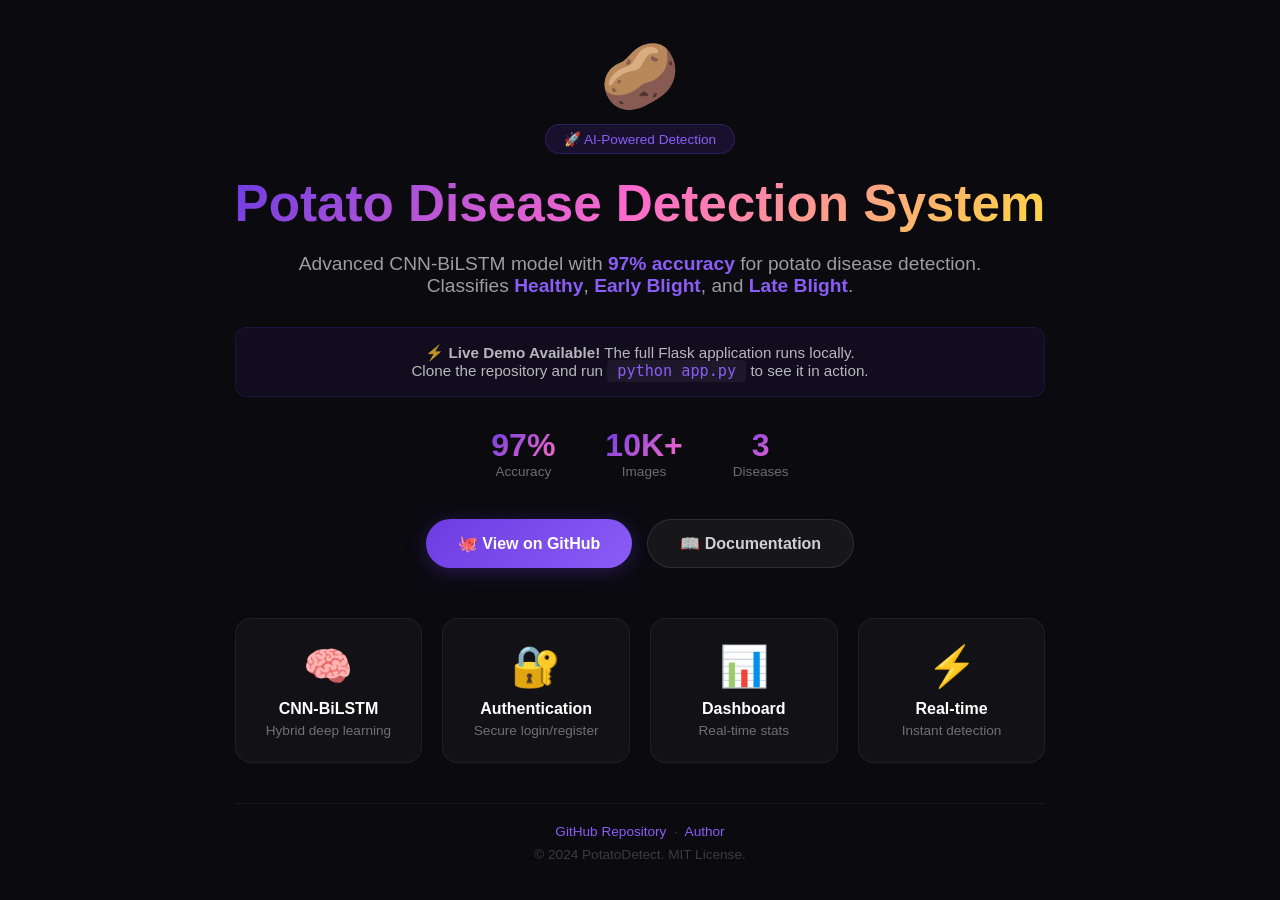
<file: docs/index.html>
<!DOCTYPE html>
<html lang="en">
<head>
    <meta charset="UTF-8">
    <meta name="viewport" content="width=device-width, initial-scale=1.0">
    <title>Potato Disease Detection System</title>
    <style>
        * { margin: 0; padding: 0; box-sizing: border-box; }
        body {
            font-family: -apple-system, BlinkMacSystemFont, 'Segoe UI', Roboto, sans-serif;
            background: #0A0A0F;
            color: white;
            min-height: 100vh;
            display: flex;
            justify-content: center;
            align-items: center;
            padding: 20px;
        }
        .container { max-width: 900px; text-align: center; }
        .logo { font-size: 4rem; margin-bottom: 10px; }
        .badge {
            display: inline-block;
            background: rgba(108, 60, 225, 0.15);
            border: 1px solid rgba(108, 60, 225, 0.3);
            color: #8B5CF6;
            padding: 6px 18px;
            border-radius: 50px;
            font-size: 0.85rem;
            margin-bottom: 20px;
        }
        h1 {
            font-size: 3.2rem;
            font-weight: 800;
            background: linear-gradient(135deg, #6C3CE1, #FF6BCB, #FFD93D);
            -webkit-background-clip: text;
            -webkit-text-fill-color: transparent;
        }
        .subtitle {
            color: rgba(255,255,255,0.6);
            font-size: 1.2rem;
            margin: 20px 0 30px;
        }
        .subtitle strong { color: #8B5CF6; }
        .stats {
            display: flex;
            justify-content: center;
            gap: 50px;
            margin: 30px 0 40px;
        }
        .stat-number {
            font-size: 2rem;
            font-weight: 800;
            background: linear-gradient(135deg, #6C3CE1, #FF6BCB);
            -webkit-background-clip: text;
            -webkit-text-fill-color: transparent;
        }
        .stat-label {
            color: rgba(255,255,255,0.4);
            font-size: 0.85rem;
            display: block;
        }
        .btn-group {
            display: flex;
            gap: 15px;
            justify-content: center;
            flex-wrap: wrap;
            margin: 30px 0 50px;
        }
        .btn {
            display: inline-flex;
            align-items: center;
            gap: 10px;
            padding: 14px 32px;
            border-radius: 50px;
            text-decoration: none;
            font-weight: 600;
            transition: all 0.3s ease;
        }
        .btn-primary {
            background: linear-gradient(135deg, #6C3CE1, #8B5CF6);
            color: white;
            box-shadow: 0 4px 20px rgba(108, 60, 225, 0.3);
        }
        .btn-primary:hover {
            transform: translateY(-3px);
            box-shadow: 0 8px 40px rgba(108, 60, 225, 0.5);
        }
        .btn-secondary {
            background: rgba(255,255,255,0.05);
            border: 1px solid rgba(255,255,255,0.1);
            color: rgba(255,255,255,0.8);
        }
        .btn-secondary:hover {
            background: rgba(255,255,255,0.1);
            transform: translateY(-3px);
        }
        .features {
            display: grid;
            grid-template-columns: repeat(auto-fit, minmax(180px, 1fr));
            gap: 20px;
            margin: 30px 0 40px;
        }
        .feature-card {
            background: rgba(255,255,255,0.03);
            border: 1px solid rgba(255,255,255,0.06);
            border-radius: 16px;
            padding: 24px;
        }
        .feature-card:hover {
            background: rgba(255,255,255,0.06);
            transform: translateY(-4px);
        }
        .feature-icon { font-size: 2.5rem; margin-bottom: 10px; }
        .feature-card h3 { font-size: 1rem; margin-bottom: 5px; }
        .feature-card p { color: rgba(255,255,255,0.4); font-size: 0.85rem; }
        .footer {
            color: rgba(255,255,255,0.2);
            font-size: 0.85rem;
            margin-top: 30px;
            padding-top: 20px;
            border-top: 1px solid rgba(255,255,255,0.05);
        }
        .footer a { color: #8B5CF6; text-decoration: none; }
        .demo-note {
            background: rgba(108, 60, 225, 0.08);
            border: 1px solid rgba(108, 60, 225, 0.15);
            border-radius: 12px;
            padding: 16px 24px;
            margin: 20px 0;
            color: rgba(255,255,255,0.7);
            font-size: 0.95rem;
        }
        .demo-note code {
            background: rgba(255,255,255,0.05);
            padding: 2px 10px;
            border-radius: 4px;
            color: #8B5CF6;
            font-family: monospace;
        }
        @media (max-width: 768px) {
            h1 { font-size: 2.2rem; }
            .stats { gap: 25px; flex-wrap: wrap; }
            .btn-group { flex-direction: column; align-items: center; }
            .btn { width: 100%; justify-content: center; }
        }
    </style>
</head>
<body>
    <div class="container">
        <div class="logo">🥔</div>
        <div class="badge">🚀 AI-Powered Detection</div>
        <h1>Potato Disease Detection System</h1>
        <p class="subtitle">
            Advanced CNN-BiLSTM model with <strong>97% accuracy</strong> for potato disease detection.<br>
            Classifies <strong>Healthy</strong>, <strong>Early Blight</strong>, and <strong>Late Blight</strong>.
        </p>

        <div class="demo-note">
            ⚡ <strong>Live Demo Available!</strong> The full Flask application runs locally.<br>
            Clone the repository and run <code>python app.py</code> to see it in action.
        </div>

        <div class="stats">
            <div><div class="stat-number">97%</div><span class="stat-label">Accuracy</span></div>
            <div><div class="stat-number">10K+</div><span class="stat-label">Images</span></div>
            <div><div class="stat-number">3</div><span class="stat-label">Diseases</span></div>
        </div>

        <div class="btn-group">
            <a href="https://github.com/mudavathkarthik2002/potato-disease-detection" class="btn btn-primary">
                🐙 View on GitHub
            </a>
            <a href="https://github.com/mudavathkarthik2002/potato-disease-detection#readme" class="btn btn-secondary">
                📖 Documentation
            </a>
        </div>

        <div class="features">
            <div class="feature-card">
                <div class="feature-icon">🧠</div>
                <h3>CNN-BiLSTM</h3>
                <p>Hybrid deep learning</p>
            </div>
            <div class="feature-card">
                <div class="feature-icon">🔐</div>
                <h3>Authentication</h3>
                <p>Secure login/register</p>
            </div>
            <div class="feature-card">
                <div class="feature-icon">📊</div>
                <h3>Dashboard</h3>
                <p>Real-time stats</p>
            </div>
            <div class="feature-card">
                <div class="feature-icon">⚡</div>
                <h3>Real-time</h3>
                <p>Instant detection</p>
            </div>
        </div>

        <div class="footer">
            <p>
                <a href="https://github.com/mudavathkarthik2002/potato-disease-detection">GitHub Repository</a>
                &nbsp;·&nbsp;
                <a href="https://github.com/mudavathkarthik2002">Author</a>
            </p>
            <p style="margin-top: 8px;">© 2024 PotatoDetect. MIT License.</p>
        </div>
    </div>
</body>
</html>
</file>
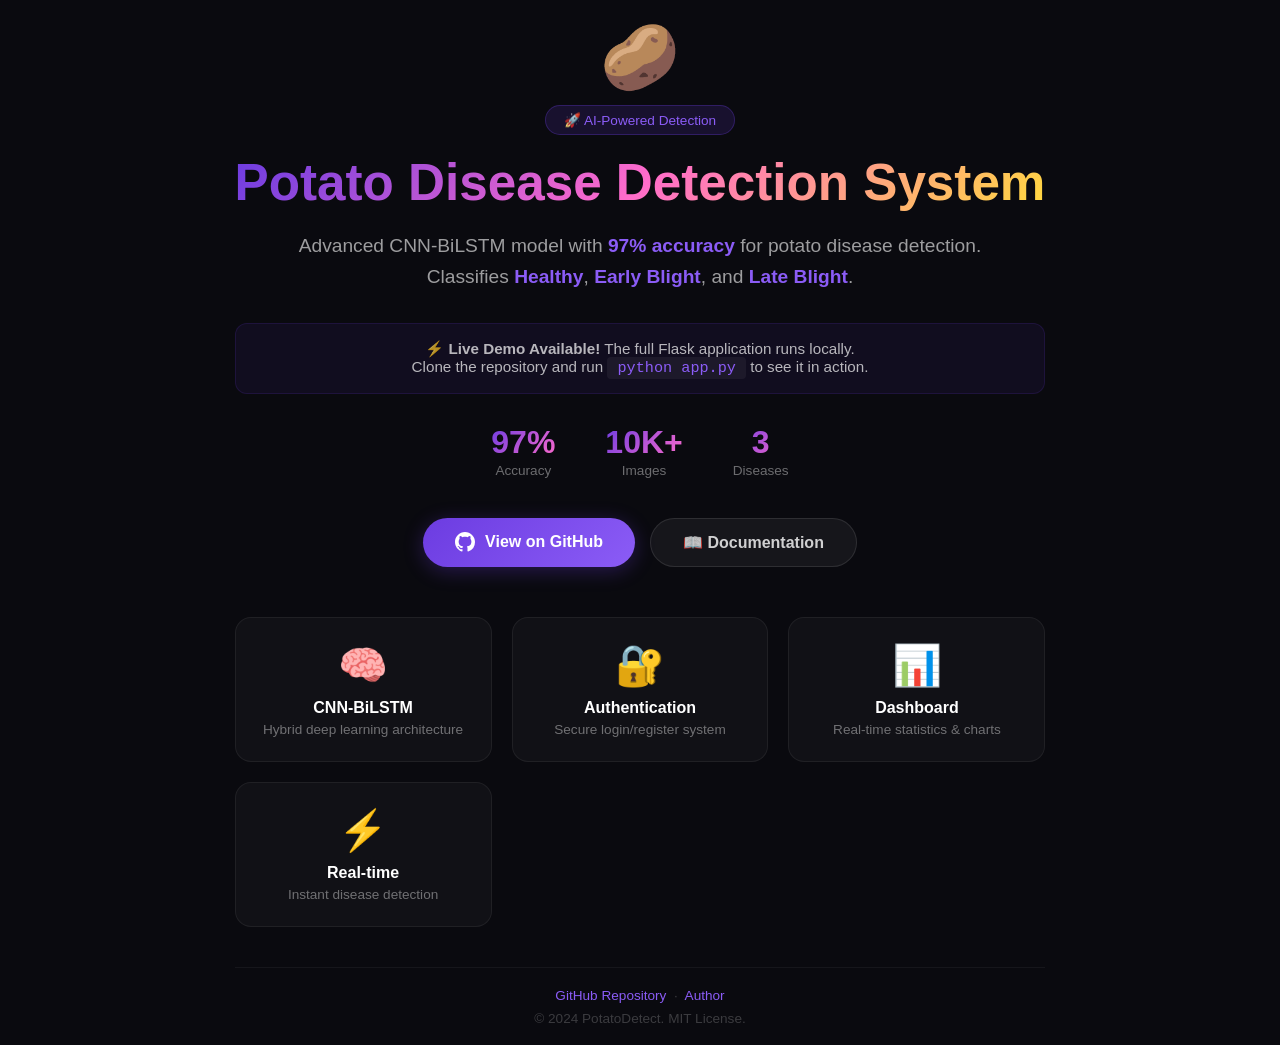
<file: docs.html>
<!DOCTYPE html>
<html lang="en">
<head>
    <meta charset="UTF-8">
    <meta name="viewport" content="width=device-width, initial-scale=1.0">
    <title>Potato Disease Detection System</title>
    <style>
        * {
            margin: 0;
            padding: 0;
            box-sizing: border-box;
        }
        body {
            font-family: -apple-system, BlinkMacSystemFont, 'Segoe UI', Roboto, Oxygen, Ubuntu, sans-serif;
            background: #0A0A0F;
            color: white;
            min-height: 100vh;
            display: flex;
            justify-content: center;
            align-items: center;
            padding: 20px;
        }
        .container {
            max-width: 900px;
            text-align: center;
        }
        .logo {
            font-size: 4rem;
            margin-bottom: 10px;
        }
        .badge {
            display: inline-block;
            background: rgba(108, 60, 225, 0.15);
            border: 1px solid rgba(108, 60, 225, 0.3);
            color: #8B5CF6;
            padding: 6px 18px;
            border-radius: 50px;
            font-size: 0.85rem;
            margin-bottom: 20px;
        }
        h1 {
            font-size: 3.2rem;
            font-weight: 800;
            background: linear-gradient(135deg, #6C3CE1, #FF6BCB, #FFD93D);
            -webkit-background-clip: text;
            -webkit-text-fill-color: transparent;
            line-height: 1.1;
        }
        .subtitle {
            color: rgba(255,255,255,0.6);
            font-size: 1.2rem;
            margin: 20px 0 30px;
            line-height: 1.6;
        }
        .subtitle strong {
            color: #8B5CF6;
            -webkit-text-fill-color: #8B5CF6;
        }
        .stats {
            display: flex;
            justify-content: center;
            gap: 50px;
            margin: 30px 0 40px;
        }
        .stat-number {
            font-size: 2rem;
            font-weight: 800;
            background: linear-gradient(135deg, #6C3CE1, #FF6BCB);
            -webkit-background-clip: text;
            -webkit-text-fill-color: transparent;
        }
        .stat-label {
            color: rgba(255,255,255,0.4);
            font-size: 0.85rem;
            display: block;
            margin-top: 2px;
        }
        .btn-group {
            display: flex;
            gap: 15px;
            justify-content: center;
            flex-wrap: wrap;
            margin: 30px 0 50px;
        }
        .btn {
            display: inline-flex;
            align-items: center;
            gap: 10px;
            padding: 14px 32px;
            border-radius: 50px;
            text-decoration: none;
            font-weight: 600;
            transition: all 0.3s ease;
        }
        .btn-primary {
            background: linear-gradient(135deg, #6C3CE1, #8B5CF6);
            color: white;
            box-shadow: 0 4px 20px rgba(108, 60, 225, 0.3);
        }
        .btn-primary:hover {
            transform: translateY(-3px);
            box-shadow: 0 8px 40px rgba(108, 60, 225, 0.5);
        }
        .btn-secondary {
            background: rgba(255,255,255,0.05);
            border: 1px solid rgba(255,255,255,0.1);
            color: rgba(255,255,255,0.8);
        }
        .btn-secondary:hover {
            background: rgba(255,255,255,0.1);
            transform: translateY(-3px);
        }
        .features {
            display: grid;
            grid-template-columns: repeat(auto-fit, minmax(200px, 1fr));
            gap: 20px;
            margin: 30px 0 40px;
        }
        .feature-card {
            background: rgba(255,255,255,0.03);
            border: 1px solid rgba(255,255,255,0.06);
            border-radius: 16px;
            padding: 24px;
            transition: all 0.3s ease;
        }
        .feature-card:hover {
            background: rgba(255,255,255,0.06);
            transform: translateY(-4px);
        }
        .feature-icon {
            font-size: 2.5rem;
            margin-bottom: 10px;
        }
        .feature-card h3 {
            font-size: 1rem;
            margin-bottom: 5px;
        }
        .feature-card p {
            color: rgba(255,255,255,0.4);
            font-size: 0.85rem;
        }
        .github-link {
            color: #8B5CF6;
            text-decoration: none;
        }
        .github-link:hover {
            text-decoration: underline;
        }
        .footer {
            color: rgba(255,255,255,0.2);
            font-size: 0.85rem;
            margin-top: 30px;
            padding-top: 20px;
            border-top: 1px solid rgba(255,255,255,0.05);
        }
        .demo-note {
            background: rgba(108, 60, 225, 0.08);
            border: 1px solid rgba(108, 60, 225, 0.15);
            border-radius: 12px;
            padding: 16px 24px;
            margin: 20px 0;
            color: rgba(255,255,255,0.7);
            font-size: 0.95rem;
        }
        .demo-note code {
            background: rgba(255,255,255,0.05);
            padding: 2px 10px;
            border-radius: 4px;
            color: #8B5CF6;
            font-family: monospace;
        }
        @media (max-width: 768px) {
            h1 { font-size: 2.2rem; }
            .stats { gap: 25px; flex-wrap: wrap; }
            .btn-group { flex-direction: column; align-items: center; }
            .btn { width: 100%; justify-content: center; }
        }
    </style>
</head>
<body>
    <div class="container">
        <div class="logo">🥔</div>
        <div class="badge">🚀 AI-Powered Detection</div>
        <h1>Potato Disease Detection System</h1>
        <p class="subtitle">
            Advanced CNN-BiLSTM model with <strong>97% accuracy</strong> for potato disease detection.<br>
            Classifies <strong>Healthy</strong>, <strong>Early Blight</strong>, and <strong>Late Blight</strong>.
        </p>

        <div class="demo-note">
            ⚡ <strong>Live Demo Available!</strong> The full Flask application runs locally.<br>
            Clone the repository and run <code>python app.py</code> to see it in action.
        </div>

        <div class="stats">
            <div>
                <div class="stat-number">97%</div>
                <span class="stat-label">Accuracy</span>
            </div>
            <div>
                <div class="stat-number">10K+</div>
                <span class="stat-label">Images</span>
            </div>
            <div>
                <div class="stat-number">3</div>
                <span class="stat-label">Diseases</span>
            </div>
        </div>

        <div class="btn-group">
            <a href="https://github.com/mudavathkarthik2002/potato-disease-detection" class="btn btn-primary">
                <svg width="20" height="20" viewBox="0 0 16 16" fill="currentColor"><path d="M8 0C3.58 0 0 3.58 0 8c0 3.54 2.29 6.53 5.47 7.59.4.07.55-.17.55-.38 0-.19-.01-.82-.01-1.49-2.01.37-2.53-.49-2.69-.94-.09-.23-.48-.94-.82-1.13-.28-.15-.68-.52-.01-.53.63-.01 1.08.58 1.23.82.72 1.21 1.87.87 2.33.66.07-.52.28-.87.51-1.07-1.78-.2-3.64-.89-3.64-3.95 0-.87.31-1.59.82-2.15-.08-.2-.36-1.02.08-2.12 0 0 .67-.21 2.2.82.64-.18 1.32-.27 2-.27.68 0 1.36.09 2 .27 1.53-1.04 2.2-.82 2.2-.82.44 1.1.16 1.92.08 2.12.51.56.82 1.27.82 2.15 0 3.07-1.87 3.75-3.65 3.95.29.25.54.73.54 1.48 0 1.07-.01 1.93-.01 2.2 0 .21.15.46.55.38A8.013 8.013 0 0016 8c0-4.42-3.58-8-8-8z"/></svg>
                View on GitHub
            </a>
            <a href="https://github.com/mudavathkarthik2002/potato-disease-detection#readme" class="btn btn-secondary">
                📖 Documentation
            </a>
        </div>

        <div class="features">
            <div class="feature-card">
                <div class="feature-icon">🧠</div>
                <h3>CNN-BiLSTM</h3>
                <p>Hybrid deep learning architecture</p>
            </div>
            <div class="feature-card">
                <div class="feature-icon">🔐</div>
                <h3>Authentication</h3>
                <p>Secure login/register system</p>
            </div>
            <div class="feature-card">
                <div class="feature-icon">📊</div>
                <h3>Dashboard</h3>
                <p>Real-time statistics & charts</p>
            </div>
            <div class="feature-card">
                <div class="feature-icon">⚡</div>
                <h3>Real-time</h3>
                <p>Instant disease detection</p>
            </div>
        </div>

        <div class="footer">
            <p>
                <a href="https://github.com/mudavathkarthik2002/potato-disease-detection" class="github-link">GitHub Repository</a>
                &nbsp;·&nbsp;
                <a href="https://github.com/mudavathkarthik2002" class="github-link">Author</a>
            </p>
            <p style="margin-top: 8px;">© 2024 PotatoDetect. MIT License.</p>
        </div>
    </div>
</body>
</html>
</file>
